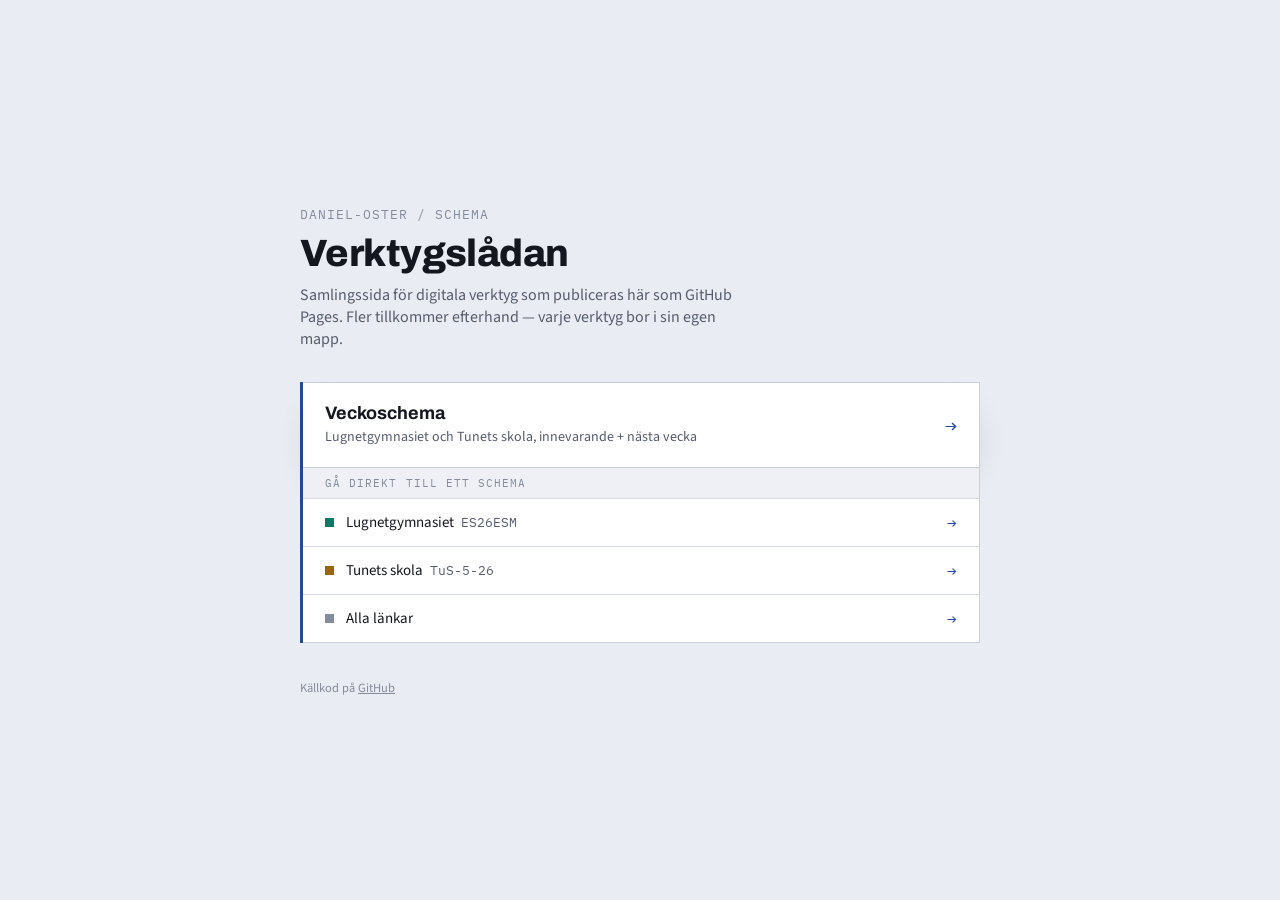
<file: index.html>
<!doctype html>
<html lang="sv">
<head>
<meta charset="utf-8">
<meta name="viewport" content="width=device-width, initial-scale=1, viewport-fit=cover">
<title>Verktygslådan</title>
<meta name="description" content="Samlingssida för familjens digitala verktyg, publicerade som GitHub Pages.">
<link rel="preconnect" href="https://fonts.googleapis.com">
<link rel="preconnect" href="https://fonts.gstatic.com" crossorigin>
<link href="https://fonts.googleapis.com/css2?family=Archivo:wght@600;700;800&family=Source+Sans+3:wght@400;500;600;700&family=IBM+Plex+Mono:wght@400;500;600&display=swap" rel="stylesheet">
<link rel="icon" href="data:image/svg+xml,<svg xmlns=%22http://www.w3.org/2000/svg%22 viewBox=%220 0 100 100%22><text y=%22.9em%22 font-size=%2290%22>🧰</text></svg>">
<style>
  :root {
    --bg: #e9ecf2;
    --surface: #ffffff;
    --surface-2: #eef0f5;
    --border: #c9cfdb;
    --rule: #d5dae5;
    --text: #14171f;
    --text-muted: #555c6c;
    --text-faint: #838b9c;
    --ink: #14171f;
    --accent: #23499e;
    --school-a: #0d7a68;
    --school-b: #9a6410;
    --shadow: 0 1px 0 rgba(20, 23, 31, 0.06), 0 18px 40px -22px rgba(20, 23, 31, 0.45);
    color-scheme: light;
  }
  @media (prefers-color-scheme: dark) {
    :root:not([data-theme="light"]) {
      --bg: #0e1116;
      --surface: #161a21;
      --surface-2: #1c212a;
      --border: #303743;
      --rule: #232935;
      --text: #e7eaf1;
      --text-muted: #98a0b1;
      --text-faint: #6a7284;
      --ink: #e7eaf1;
      --accent: #8aa6ff;
      --school-a: #43cfb4;
      --school-b: #e6ae52;
      --shadow: 0 1px 0 rgba(0, 0, 0, 0.4), 0 22px 46px -24px rgba(0, 0, 0, 0.85);
      color-scheme: dark;
    }
  }
  :root[data-theme="dark"] {
      --bg: #0e1116;
    --surface: #161a21;
    --surface-2: #1c212a;
    --border: #303743;
    --rule: #232935;
    --text: #e7eaf1;
    --text-muted: #98a0b1;
    --text-faint: #6a7284;
    --ink: #e7eaf1;
    --accent: #8aa6ff;
    --school-a: #43cfb4;
    --school-b: #e6ae52;
    --shadow: 0 1px 0 rgba(0, 0, 0, 0.4), 0 22px 46px -24px rgba(0, 0, 0, 0.85);
    color-scheme: dark;
  }
  * { box-sizing: border-box; }
  body {
    margin: 0;
    min-height: 100vh;
    display: flex;
    align-items: center;
    background: var(--bg);
    color: var(--text);
    font-family: "Source Sans 3", "Segoe UI", sans-serif;
  }
  main {
    max-width: 720px;
    margin: 0 auto;
    padding: 48px 20px;
    width: 100%;
  }
  .eyebrow {
    font-family: "IBM Plex Mono", monospace;
    font-size: 12.5px;
    letter-spacing: 0.08em;
    text-transform: uppercase;
    color: var(--text-faint);
  }
  h1 {
    font-family: "Archivo", sans-serif;
    font-weight: 800;
    font-size: clamp(28px, 5vw, 38px);
    letter-spacing: -0.015em;
    margin: 8px 0 10px;
    text-wrap: balance;
  }
  p.lead {
    color: var(--text-muted);
    max-width: 55ch;
    margin: 0 0 32px;
  }
  .tools {
    display: grid;
    gap: 22px;
  }
  .tool-card {
    display: flex;
    align-items: center;
    justify-content: space-between;
    gap: 16px;
    text-decoration: none;
    color: var(--text);
    background: var(--surface);
    border: 1px solid var(--border);
    border-left: 0;
    padding: 20px 22px;
    box-shadow: var(--shadow);
  }
  .tool-card__title {
    font-family: "Archivo", sans-serif;
    font-weight: 700;
    font-size: 18px;
  }
  .tool-card__desc {
    color: var(--text-muted);
    font-size: 14px;
    margin-top: 4px;
  }
  .tool-card__arrow {
    font-family: "IBM Plex Mono", monospace;
    color: var(--accent);
    font-size: 20px;
    flex: none;
  }
  /* Direct links to one class, hung off the tool they belong to rather
     than listed as siblings of it — they are ways into Veckoschema, not
     separate tools. */
  .tool {
    border-left: 3px solid var(--accent);
  }
  .tool-links {
    display: grid;
    gap: 1px;
    background: var(--rule);
    border: 1px solid var(--border);
    border-left: 0;
    border-top: 0;
  }
  .tool-links__label {
    grid-column: 1 / -1;
    background: var(--surface-2);
    font-family: "IBM Plex Mono", monospace;
    font-size: 10.5px;
    letter-spacing: 0.1em;
    text-transform: uppercase;
    color: var(--text-faint);
    padding: 8px 22px;
  }
  .tool-link {
    display: flex;
    align-items: center;
    gap: 12px;
    text-decoration: none;
    color: var(--text);
    background: var(--surface);
    padding: 13px 22px;
  }
  .tool-link__dot {
    width: 9px;
    height: 9px;
    flex: none;
  }
  .tool-link__name {
    flex: 1 1 auto;
    min-width: 0;
    font-size: 15px;
  }
  .tool-link__class {
    font-family: "IBM Plex Mono", monospace;
    font-size: 12.5px;
    color: var(--text-muted);
    margin-left: 7px;
  }
  .tool-link__arrow {
    font-family: "IBM Plex Mono", monospace;
    color: var(--accent);
    flex: none;
  }
  .tool-link:hover,
  .tool-link:active {
    background: var(--surface-2);
  }
  footer {
    margin-top: 36px;
    font-size: 12.5px;
    color: var(--text-faint);
  }
  footer a { color: var(--text-faint); }
  :focus-visible { outline: 2px solid var(--accent); outline-offset: 2px; }
</style>
</head>
<body>
<main>
  <span class="eyebrow">daniel-oster / schema</span>
  <h1>Verktygslådan</h1>
  <p class="lead">Samlingssida för digitala verktyg som publiceras här som GitHub Pages. Fler tillkommer efterhand — varje verktyg bor i sin egen mapp.</p>

  <div class="tools">
    <div class="tool">
      <a class="tool-card" href="schedule/">
        <div>
          <div class="tool-card__title">Veckoschema</div>
          <div class="tool-card__desc">Lugnetgymnasiet och Tunets skola, innevarande + nästa vecka</div>
        </div>
        <span class="tool-card__arrow">→</span>
      </a>
      <div class="tool-links">
        <span class="tool-links__label">Gå direkt till ett schema</span>
        <a class="tool-link" href="schedule/lugnetgymnasiet-es26esm.html">
          <span class="tool-link__dot" style="background: var(--school-a)"></span>
          <span class="tool-link__name">Lugnetgymnasiet<span class="tool-link__class">ES26ESM</span></span>
          <span class="tool-link__arrow">→</span>
        </a>
        <a class="tool-link" href="schedule/tunets-skola-tus-5-26.html">
          <span class="tool-link__dot" style="background: var(--school-b)"></span>
          <span class="tool-link__name">Tunets skola<span class="tool-link__class">TuS-5-26</span></span>
          <span class="tool-link__arrow">→</span>
        </a>
        <a class="tool-link" href="schedule/links.html">
          <span class="tool-link__dot" style="background: var(--text-faint)"></span>
          <span class="tool-link__name">Alla länkar</span>
          <span class="tool-link__arrow">→</span>
        </a>
      </div>
    </div>
  </div>

  <footer>Källkod på <a href="https://github.com/daniel-oster/schema" target="_blank" rel="noopener">GitHub</a></footer>
</main>
</body>
</html>
</file>
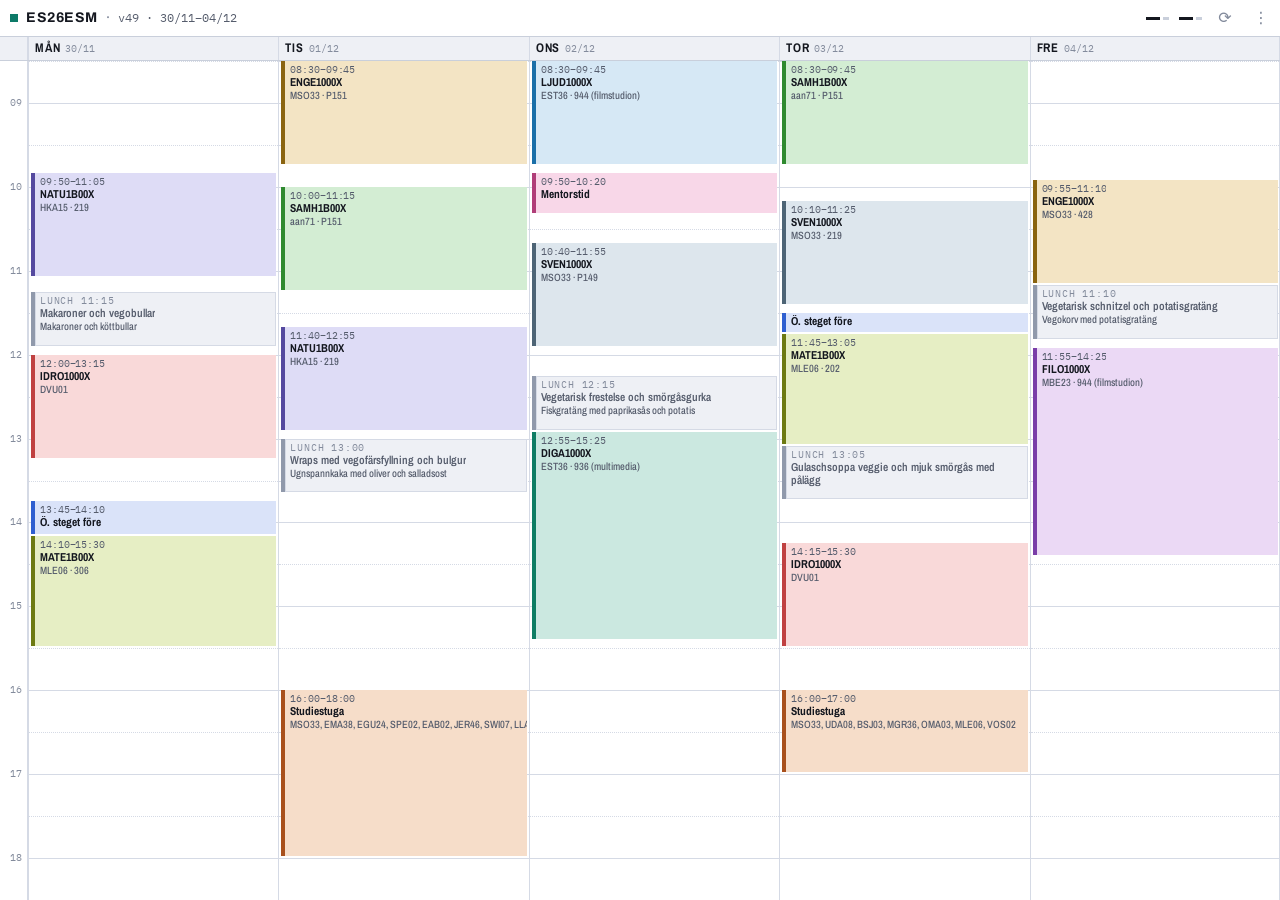
<file: schedule/index.html>
<!doctype html>
<html lang="sv">
<head>
<meta charset="utf-8">
<script>
  try {
    var t = localStorage.getItem("schema-theme");
    if (t === "dark" || t === "light") document.documentElement.setAttribute("data-theme", t);
  } catch (e) {}
</script>
<meta name="viewport" content="width=device-width, initial-scale=1, viewport-fit=cover, user-scalable=no">
<title>Veckoschema</title>
<meta name="description" content="Svep mellan Lugnetgymnasiet och Tunets skolas scheman, och mellan innevarande och nästa vecka.">
<link rel="preconnect" href="https://fonts.googleapis.com">
<link rel="preconnect" href="https://fonts.gstatic.com" crossorigin>
<link href="https://fonts.googleapis.com/css2?family=Archivo:wght@600;700&family=Archivo+Narrow:wght@500;600;700&family=Source+Sans+3:wght@400;500;600&family=IBM+Plex+Mono:wght@400;500&display=swap" rel="stylesheet">
<!-- Launched from the home screen this runs standalone: no URL bar, no tab
     bar, the grid gets the whole screen. In a normal tab it changes nothing. -->
<meta name="apple-mobile-web-app-capable" content="yes">
<meta name="mobile-web-app-capable" content="yes">
<meta name="apple-mobile-web-app-title" content="Schema">
<meta name="apple-mobile-web-app-status-bar-style" content="default">
<meta name="theme-color" content="#e9ecf2" media="(prefers-color-scheme: light)">
<meta name="theme-color" content="#0e1116" media="(prefers-color-scheme: dark)">
<link rel="manifest" href="manifest.webmanifest">
<link rel="apple-touch-icon" href="assets/icon-180.png">
<link rel="stylesheet" href="assets/style.css">
<link rel="icon" href="data:image/svg+xml,<svg xmlns=%22http://www.w3.org/2000/svg%22 viewBox=%220 0 100 100%22><text y=%22.9em%22 font-size=%2290%22>🗓️</text></svg>">
</head>
<body>
<div id="stage" class="stage" tabindex="0">
  <div class="chrome">
    <div class="chrome__main">
      <span class="chrome__dot" id="chrome-dot"></span>
      <span class="chrome__class" id="chrome-class">…</span>
      <span class="chrome__sep">·</span>
      <span class="chrome__period" id="chrome-period">…</span>
    </div>
    <div class="chrome__dots">
      <span class="dotrow" id="dots-class"></span>
      <span class="dotrow" id="dots-week"></span>
    </div>
    <button class="chrome__btn" id="chrome-refresh" type="button" aria-label="Hämta om från servern" title="Hämta om från servern">⟳</button>
    <div class="chrome__menu">
      <button class="chrome__btn" id="chrome-menu-btn" type="button" aria-haspopup="true" aria-expanded="false" aria-label="Meny">⋮</button>
      <div class="menu-panel" id="chrome-menu-panel" role="menu" hidden>
        <a class="menu-panel__item" id="menu-item-home" href="../index.html" role="menuitem">Startsida</a>
        <button class="menu-panel__item" id="menu-item-theme" type="button" role="menuitem">Mörkt läge</button>
        <button class="menu-panel__item" id="menu-item-print" type="button" role="menuitem">Skriv ut vecka</button>
      </div>
    </div>
  </div>
  <div class="stage-inner" id="stage-inner">
    <p class="load-state">Läser in schema…</p>
  </div>
</div>
<div id="print-root" class="print-root" aria-hidden="true"></div>

<script src="assets/app.js"></script>
<script>initApp({});</script>
</body>
</html>
</file>
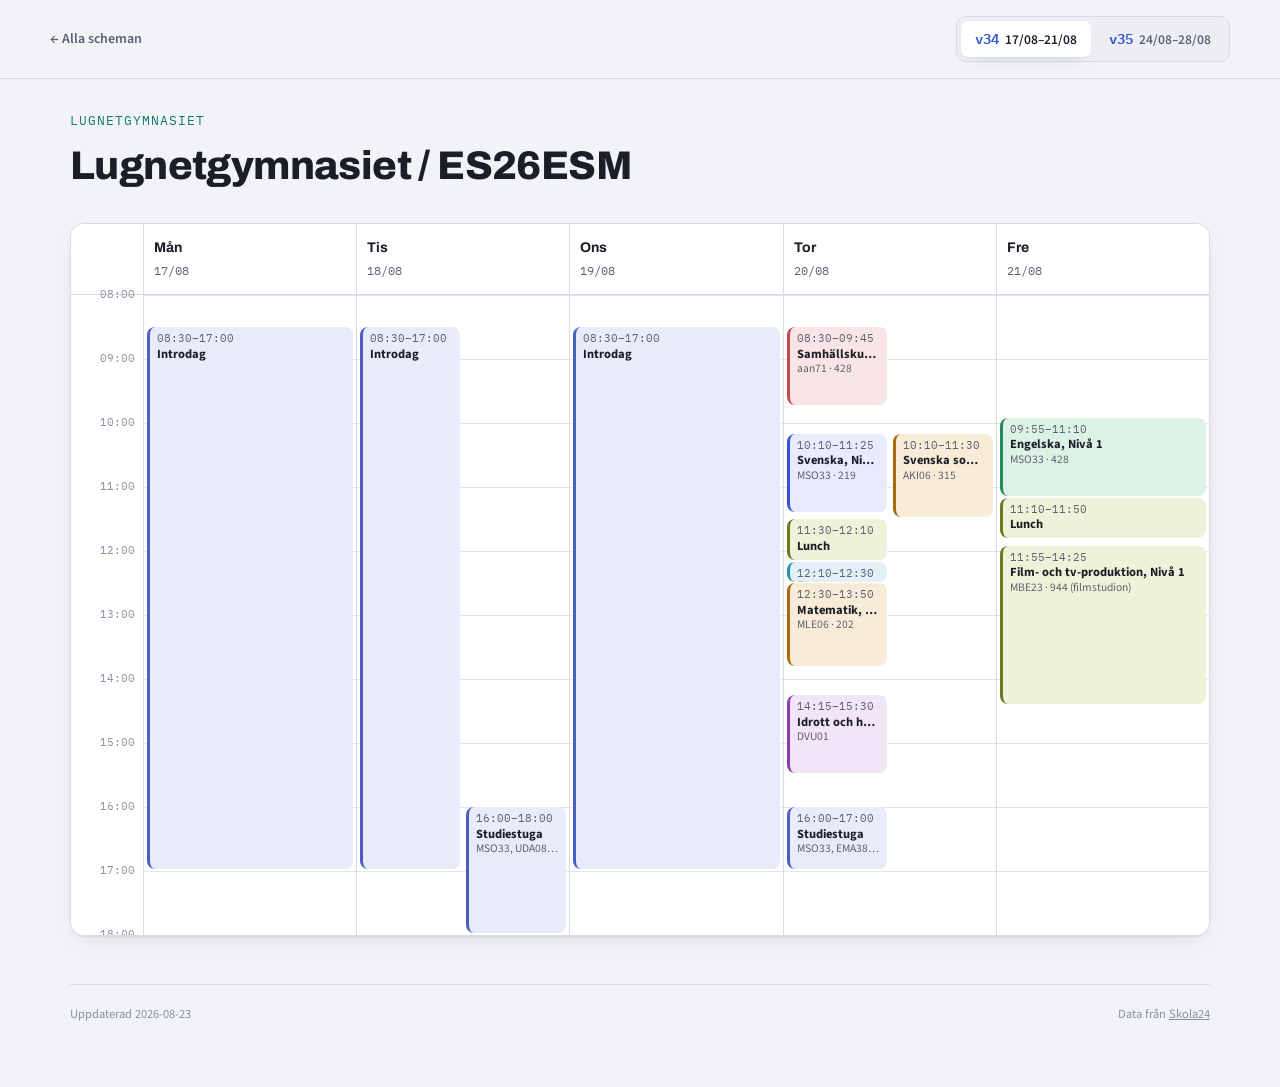
<file: lugnetgymnasiet-es26esm.html>
<!doctype html>
<html lang="sv">
<head>
<meta charset="utf-8">
<meta name="viewport" content="width=device-width, initial-scale=1">
<title>Lugnetgymnasiet ES26ESM — Veckoschema</title>
<meta name="description" content="Skolschema för Lugnetgymnasiet, klass ES26ESM, innevarande och nästa vecka.">
<link rel="preconnect" href="https://fonts.googleapis.com">
<link rel="preconnect" href="https://fonts.gstatic.com" crossorigin>
<link href="https://fonts.googleapis.com/css2?family=Archivo:wght@600;700;800&family=Source+Sans+3:wght@400;500;600;700&family=IBM+Plex+Mono:wght@400;500;600&display=swap" rel="stylesheet">
<link rel="stylesheet" href="assets/style.css">
<link rel="icon" href="data:image/svg+xml,<svg xmlns=%22http://www.w3.org/2000/svg%22 viewBox=%220 0 100 100%22><text y=%22.9em%22 font-size=%2290%22>🗓️</text></svg>">
</head>
<body>
<header class="site-header">
  <div class="site-header__inner">
    <a class="back-link" href="index.html">← Alla scheman</a>
    <div id="week-switcher-slot"></div>
  </div>
</header>

<main class="page">
  <div class="hero">
    <span class="hero__eyebrow" style="color:var(--school-a)">Lugnetgymnasiet</span>
    <h1 id="class-title">ES26ESM</h1>
  </div>

  <div id="app">
    <p class="load-state">Läser in schema…</p>
  </div>

  <footer class="site-footer">
    <span id="updated-note"></span>
    <span>Data från <a href="https://web.skola24.se" target="_blank" rel="noopener">Skola24</a></span>
  </footer>
</main>

<script src="assets/app.js"></script>
<script>initClassPage("lugnetgymnasiet-es26esm");</script>
</body>
</html>
</file>
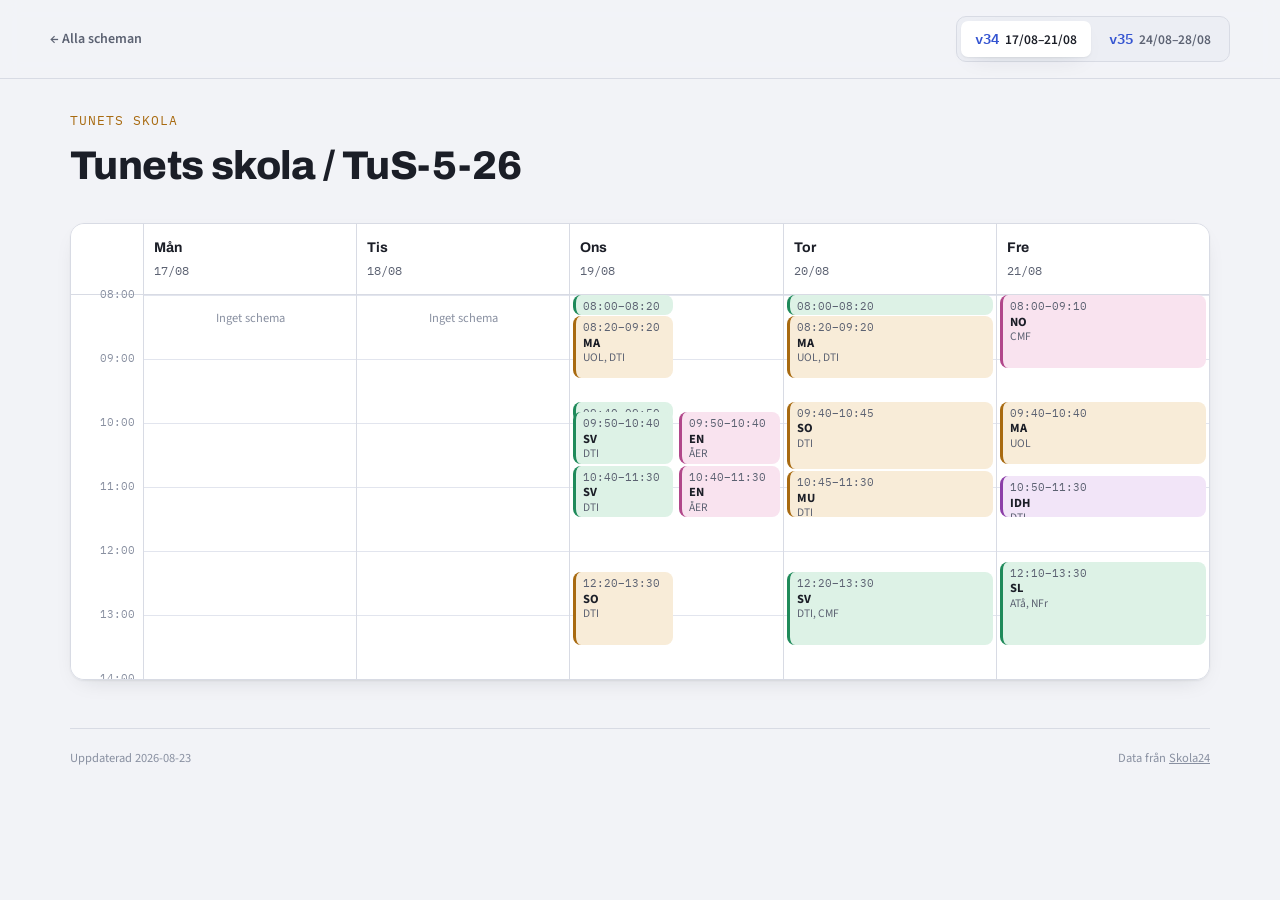
<file: tunets-skola-tus-5-26.html>
<!doctype html>
<html lang="sv">
<head>
<meta charset="utf-8">
<meta name="viewport" content="width=device-width, initial-scale=1">
<title>Tunets skola TuS-5-26 — Veckoschema</title>
<meta name="description" content="Skolschema för Tunets skola, klass TuS-5-26, innevarande och nästa vecka.">
<link rel="preconnect" href="https://fonts.googleapis.com">
<link rel="preconnect" href="https://fonts.gstatic.com" crossorigin>
<link href="https://fonts.googleapis.com/css2?family=Archivo:wght@600;700;800&family=Source+Sans+3:wght@400;500;600;700&family=IBM+Plex+Mono:wght@400;500;600&display=swap" rel="stylesheet">
<link rel="stylesheet" href="assets/style.css">
<link rel="icon" href="data:image/svg+xml,<svg xmlns=%22http://www.w3.org/2000/svg%22 viewBox=%220 0 100 100%22><text y=%22.9em%22 font-size=%2290%22>🗓️</text></svg>">
</head>
<body>
<header class="site-header">
  <div class="site-header__inner">
    <a class="back-link" href="index.html">← Alla scheman</a>
    <div id="week-switcher-slot"></div>
  </div>
</header>

<main class="page">
  <div class="hero">
    <span class="hero__eyebrow" style="color:var(--school-b)">Tunets skola</span>
    <h1 id="class-title">TuS-5-26</h1>
  </div>

  <div id="app">
    <p class="load-state">Läser in schema…</p>
  </div>

  <footer class="site-footer">
    <span id="updated-note"></span>
    <span>Data från <a href="https://web.skola24.se" target="_blank" rel="noopener">Skola24</a></span>
  </footer>
</main>

<script src="assets/app.js"></script>
<script>initClassPage("tunets-skola-tus-5-26");</script>
</body>
</html>
</file>
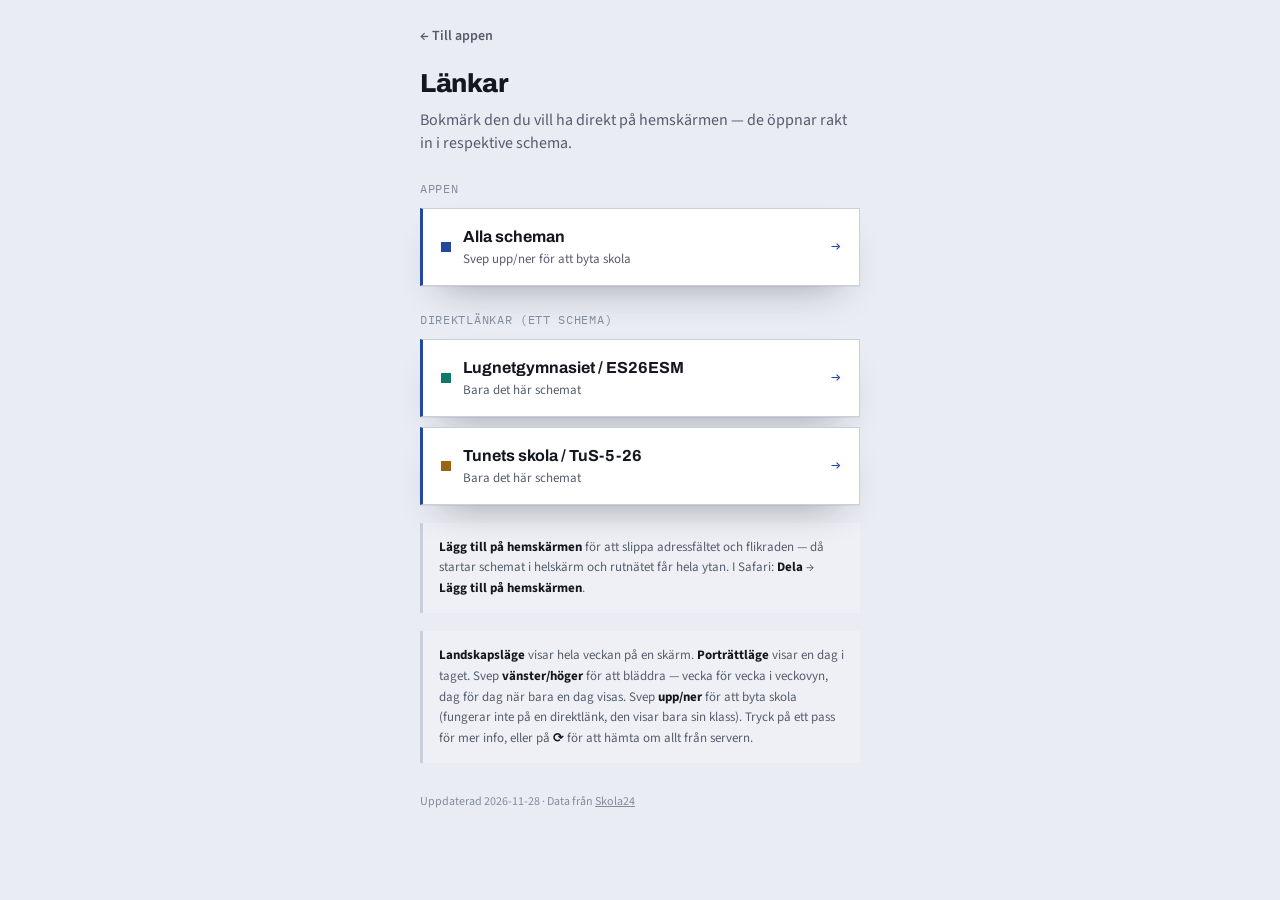
<file: schedule/links.html>
<!doctype html>
<html lang="sv">
<head>
<meta charset="utf-8">
<script>
  try {
    var t = localStorage.getItem("schema-theme");
    if (t === "dark" || t === "light") document.documentElement.setAttribute("data-theme", t);
  } catch (e) {}
</script>
<meta name="viewport" content="width=device-width, initial-scale=1, viewport-fit=cover">
<title>Länkar — Veckoschema</title>
<meta name="description" content="Direktlänkar till veckoschemat: appen, eller ett enskilt schema.">
<link rel="preconnect" href="https://fonts.googleapis.com">
<link rel="preconnect" href="https://fonts.gstatic.com" crossorigin>
<link href="https://fonts.googleapis.com/css2?family=Archivo:wght@600;700;800&family=Source+Sans+3:wght@400;500;600;700&family=IBM+Plex+Mono:wght@400;500;600&display=swap" rel="stylesheet">
<!-- Launched from the home screen this runs standalone: no URL bar, no tab
     bar, the grid gets the whole screen. In a normal tab it changes nothing. -->
<meta name="apple-mobile-web-app-capable" content="yes">
<meta name="mobile-web-app-capable" content="yes">
<meta name="apple-mobile-web-app-title" content="Schema">
<meta name="apple-mobile-web-app-status-bar-style" content="default">
<meta name="theme-color" content="#e9ecf2" media="(prefers-color-scheme: light)">
<meta name="theme-color" content="#0e1116" media="(prefers-color-scheme: dark)">
<link rel="manifest" href="manifest.webmanifest">
<link rel="apple-touch-icon" href="assets/icon-180.png">
<link rel="stylesheet" href="assets/style.css">
<link rel="icon" href="data:image/svg+xml,<svg xmlns=%22http://www.w3.org/2000/svg%22 viewBox=%220 0 100 100%22><text y=%22.9em%22 font-size=%2290%22>🗓️</text></svg>">
<style>
  html, body { height: auto; overflow: auto; overscroll-behavior: auto; }
  .page {
    max-width: 480px;
    margin: 0 auto;
    padding: max(24px, env(safe-area-inset-top)) 20px calc(24px + env(safe-area-inset-bottom));
  }
  .back-link {
    display: inline-flex;
    align-items: center;
    gap: 6px;
    text-decoration: none;
    color: var(--text-muted);
    font-weight: 600;
    font-size: 14px;
  }
  h1 {
    font-family: var(--font-display);
    font-weight: 800;
    font-size: 26px;
    letter-spacing: -0.01em;
    margin: 18px 0 6px;
  }
  .lead {
    color: var(--text-muted);
    margin-bottom: 26px;
  }
  .group-label {
    font-family: var(--font-mono);
    font-size: 11.5px;
    letter-spacing: 0.06em;
    text-transform: uppercase;
    color: var(--text-faint);
    margin: 26px 0 10px;
  }
  .link-list {
    display: grid;
    gap: 10px;
  }
  .link-card {
    display: flex;
    align-items: center;
    gap: 12px;
    text-decoration: none;
    color: var(--text);
    background: var(--surface);
    border: 1px solid var(--border);
    border-left: 3px solid var(--accent);
    padding: 16px 18px;
    box-shadow: var(--shadow);
  }
  .link-card__dot {
    width: 10px;
    height: 10px;
    flex: none;
  }
  .link-card__body {
    display: flex;
    flex-direction: column;
    flex: 1 1 auto;
    min-width: 0;
  }
  .link-card__title {
    font-family: var(--font-display);
    font-weight: 700;
    font-size: 16px;
  }
  .link-card__desc {
    color: var(--text-muted);
    font-size: 13px;
    margin-top: 2px;
  }
  .link-card__arrow {
    font-family: var(--font-mono);
    color: var(--accent);
    flex: none;
  }
  .tip {
    margin-top: 18px;
    padding: 14px 16px;
    background: var(--surface-2);
    border-left: 3px solid var(--border);
    font-size: 13px;
    color: var(--text-muted);
    line-height: 1.6;
  }
  .tip b { color: var(--text); }
  footer {
    margin-top: 30px;
    font-size: 12px;
    color: var(--text-faint);
  }
  footer a { color: var(--text-faint); }
</style>
</head>
<body>
<main class="page">
  <a class="back-link" href="index.html">← Till appen</a>
  <h1>Länkar</h1>
  <p class="lead">Bokmärk den du vill ha direkt på hemskärmen — de öppnar rakt in i respektive schema.</p>

  <div class="group-label">Appen</div>
  <div class="link-list">
    <a class="link-card" href="index.html">
      <span class="link-card__dot" style="background:var(--accent)"></span>
      <span class="link-card__body">
        <span class="link-card__title">Alla scheman</span>
        <span class="link-card__desc">Svep upp/ner för att byta skola</span>
      </span>
      <span class="link-card__arrow">→</span>
    </a>
  </div>

  <div class="group-label">Direktlänkar (ett schema)</div>
  <div class="link-list">
    <a class="link-card" href="lugnetgymnasiet-es26esm.html">
      <span class="link-card__dot" style="background:var(--school-a)"></span>
      <span class="link-card__body">
        <span class="link-card__title">Lugnetgymnasiet / ES26ESM</span>
        <span class="link-card__desc">Bara det här schemat</span>
      </span>
      <span class="link-card__arrow">→</span>
    </a>
    <a class="link-card" href="tunets-skola-tus-5-26.html">
      <span class="link-card__dot" style="background:var(--school-b)"></span>
      <span class="link-card__body">
        <span class="link-card__title">Tunets skola / TuS-5-26</span>
        <span class="link-card__desc">Bara det här schemat</span>
      </span>
      <span class="link-card__arrow">→</span>
    </a>
  </div>

  <div class="tip">
    <b>Lägg till på hemskärmen</b> för att slippa adressfältet och flikraden —
    då startar schemat i helskärm och rutnätet får hela ytan.
    I Safari: <b>Dela</b> → <b>Lägg till på hemskärmen</b>.
  </div>

  <div class="tip">
    <b>Landskapsläge</b> visar hela veckan på en skärm.
    <b>Porträttläge</b> visar en dag i taget.
    Svep <b>vänster/höger</b> för att bläddra — vecka för vecka i veckovyn,
    dag för dag när bara en dag visas. Svep <b>upp/ner</b> för att byta skola
    (fungerar inte på en direktlänk, den visar bara sin klass).
    Tryck på ett pass för mer info, eller på <b>⟳</b> för att hämta om allt
    från servern.
  </div>

  <footer>
    <span id="updated-note"></span>
    <span> · Data från <a href="https://web.skola24.se" target="_blank" rel="noopener">Skola24</a></span>
  </footer>
</main>

<script>
  fetch(new URL("data/schedule.json", document.baseURI), { cache: "no-cache" })
    .then((r) => (r.ok ? r.json() : null))
    .then((data) => {
      if (data && data.generated_at) {
        document.getElementById("updated-note").textContent = `Uppdaterad ${data.generated_at}`;
      }
    })
    .catch(() => {});
</script>
</body>
</html>
</file>
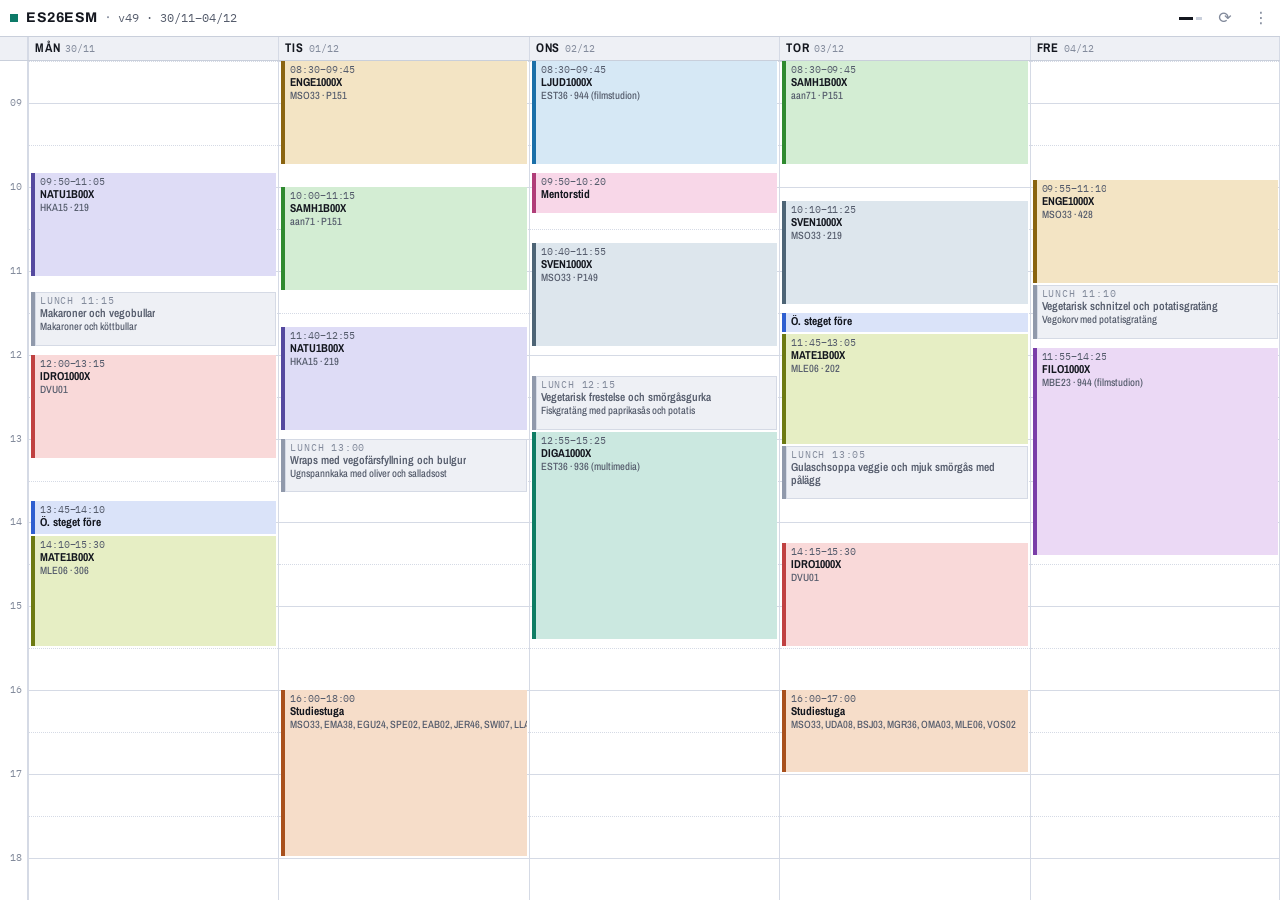
<file: schedule/lugnetgymnasiet-es26esm.html>
<!doctype html>
<html lang="sv">
<head>
<meta charset="utf-8">
<script>
  try {
    var t = localStorage.getItem("schema-theme");
    if (t === "dark" || t === "light") document.documentElement.setAttribute("data-theme", t);
  } catch (e) {}
</script>
<meta name="viewport" content="width=device-width, initial-scale=1, viewport-fit=cover, user-scalable=no">
<title>Lugnetgymnasiet ES26ESM — Veckoschema</title>
<meta name="description" content="Skolschema för Lugnetgymnasiet, klass ES26ESM, innevarande och nästa vecka.">
<link rel="preconnect" href="https://fonts.googleapis.com">
<link rel="preconnect" href="https://fonts.gstatic.com" crossorigin>
<link href="https://fonts.googleapis.com/css2?family=Archivo:wght@600;700&family=Archivo+Narrow:wght@500;600;700&family=Source+Sans+3:wght@400;500;600&family=IBM+Plex+Mono:wght@400;500&display=swap" rel="stylesheet">
<!-- Launched from the home screen this runs standalone: no URL bar, no tab
     bar, the grid gets the whole screen. In a normal tab it changes nothing. -->
<meta name="apple-mobile-web-app-capable" content="yes">
<meta name="mobile-web-app-capable" content="yes">
<meta name="apple-mobile-web-app-title" content="Schema">
<meta name="apple-mobile-web-app-status-bar-style" content="default">
<meta name="theme-color" content="#e9ecf2" media="(prefers-color-scheme: light)">
<meta name="theme-color" content="#0e1116" media="(prefers-color-scheme: dark)">
<link rel="manifest" href="manifest.webmanifest">
<link rel="apple-touch-icon" href="assets/icon-180.png">
<link rel="stylesheet" href="assets/style.css">
<link rel="icon" href="data:image/svg+xml,<svg xmlns=%22http://www.w3.org/2000/svg%22 viewBox=%220 0 100 100%22><text y=%22.9em%22 font-size=%2290%22>🗓️</text></svg>">
</head>
<body>
<div id="stage" class="stage" tabindex="0">
  <div class="chrome">
    <div class="chrome__main">
      <span class="chrome__dot" id="chrome-dot"></span>
      <span class="chrome__class" id="chrome-class">…</span>
      <span class="chrome__sep">·</span>
      <span class="chrome__period" id="chrome-period">…</span>
    </div>
    <div class="chrome__dots">
      <span class="dotrow" id="dots-class"></span>
      <span class="dotrow" id="dots-week"></span>
    </div>
    <button class="chrome__btn" id="chrome-refresh" type="button" aria-label="Hämta om från servern" title="Hämta om från servern">⟳</button>
    <div class="chrome__menu">
      <button class="chrome__btn" id="chrome-menu-btn" type="button" aria-haspopup="true" aria-expanded="false" aria-label="Meny">⋮</button>
      <div class="menu-panel" id="chrome-menu-panel" role="menu" hidden>
        <a class="menu-panel__item" id="menu-item-home" href="index.html" role="menuitem">Startsida</a>
        <button class="menu-panel__item" id="menu-item-theme" type="button" role="menuitem">Mörkt läge</button>
        <button class="menu-panel__item" id="menu-item-print" type="button" role="menuitem">Skriv ut vecka</button>
      </div>
    </div>
  </div>
  <div class="stage-inner" id="stage-inner">
    <p class="load-state">Läser in schema…</p>
  </div>
</div>
<div id="print-root" class="print-root" aria-hidden="true"></div>

<script src="assets/app.js"></script>
<script>initApp({ lockedSlug: "lugnetgymnasiet-es26esm" });</script>
</body>
</html>
</file>
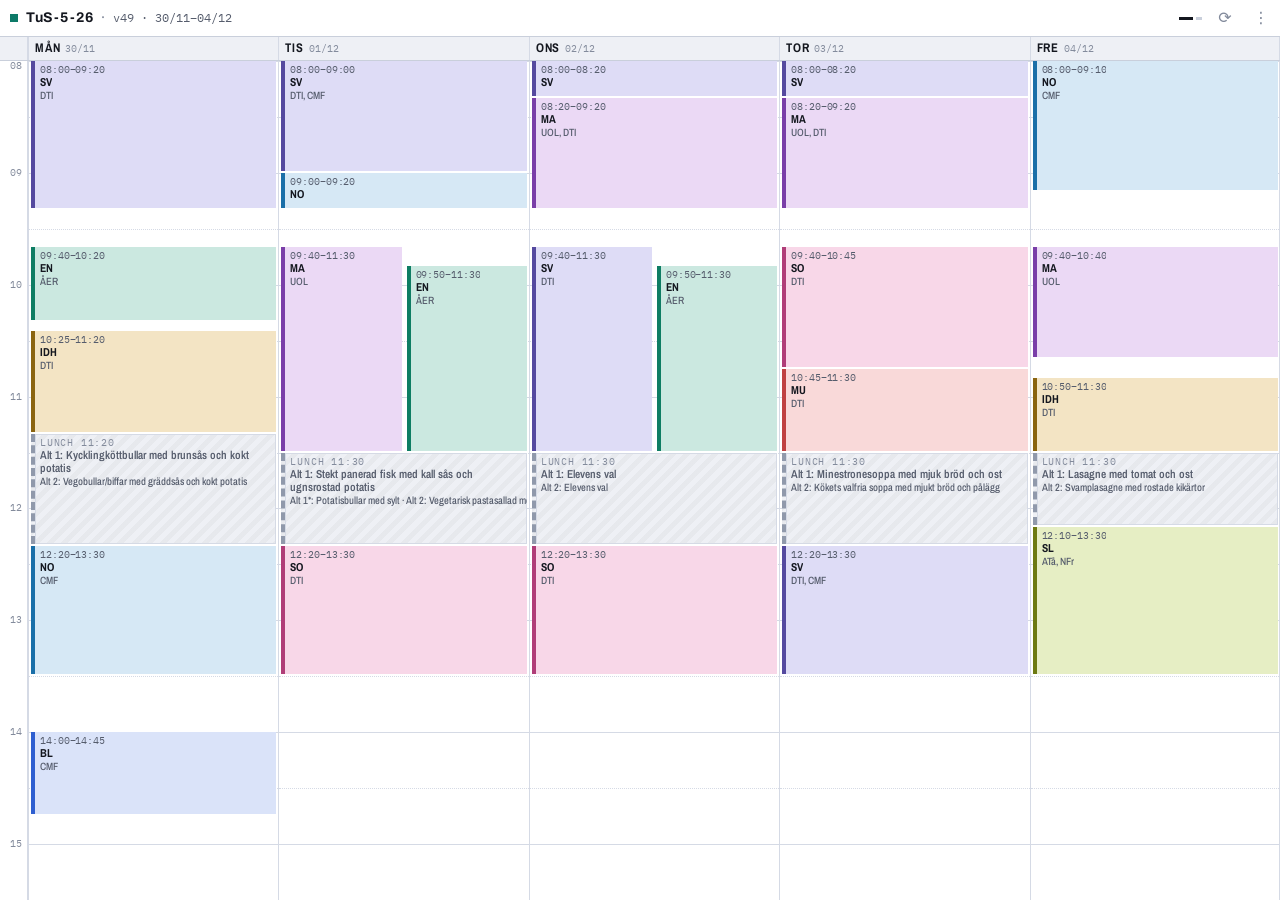
<file: schedule/tunets-skola-tus-5-26.html>
<!doctype html>
<html lang="sv">
<head>
<meta charset="utf-8">
<script>
  try {
    var t = localStorage.getItem("schema-theme");
    if (t === "dark" || t === "light") document.documentElement.setAttribute("data-theme", t);
  } catch (e) {}
</script>
<meta name="viewport" content="width=device-width, initial-scale=1, viewport-fit=cover, user-scalable=no">
<title>Tunets skola TuS-5-26 — Veckoschema</title>
<meta name="description" content="Skolschema för Tunets skola, klass TuS-5-26, innevarande och nästa vecka.">
<link rel="preconnect" href="https://fonts.googleapis.com">
<link rel="preconnect" href="https://fonts.gstatic.com" crossorigin>
<link href="https://fonts.googleapis.com/css2?family=Archivo:wght@600;700&family=Archivo+Narrow:wght@500;600;700&family=Source+Sans+3:wght@400;500;600&family=IBM+Plex+Mono:wght@400;500&display=swap" rel="stylesheet">
<!-- Launched from the home screen this runs standalone: no URL bar, no tab
     bar, the grid gets the whole screen. In a normal tab it changes nothing. -->
<meta name="apple-mobile-web-app-capable" content="yes">
<meta name="mobile-web-app-capable" content="yes">
<meta name="apple-mobile-web-app-title" content="Schema">
<meta name="apple-mobile-web-app-status-bar-style" content="default">
<meta name="theme-color" content="#e9ecf2" media="(prefers-color-scheme: light)">
<meta name="theme-color" content="#0e1116" media="(prefers-color-scheme: dark)">
<link rel="manifest" href="manifest.webmanifest">
<link rel="apple-touch-icon" href="assets/icon-180.png">
<link rel="stylesheet" href="assets/style.css">
<link rel="icon" href="data:image/svg+xml,<svg xmlns=%22http://www.w3.org/2000/svg%22 viewBox=%220 0 100 100%22><text y=%22.9em%22 font-size=%2290%22>🗓️</text></svg>">
</head>
<body>
<div id="stage" class="stage" tabindex="0">
  <div class="chrome">
    <div class="chrome__main">
      <span class="chrome__dot" id="chrome-dot"></span>
      <span class="chrome__class" id="chrome-class">…</span>
      <span class="chrome__sep">·</span>
      <span class="chrome__period" id="chrome-period">…</span>
    </div>
    <div class="chrome__dots">
      <span class="dotrow" id="dots-class"></span>
      <span class="dotrow" id="dots-week"></span>
    </div>
    <button class="chrome__btn" id="chrome-refresh" type="button" aria-label="Hämta om från servern" title="Hämta om från servern">⟳</button>
    <div class="chrome__menu">
      <button class="chrome__btn" id="chrome-menu-btn" type="button" aria-haspopup="true" aria-expanded="false" aria-label="Meny">⋮</button>
      <div class="menu-panel" id="chrome-menu-panel" role="menu" hidden>
        <a class="menu-panel__item" id="menu-item-home" href="index.html" role="menuitem">Startsida</a>
        <button class="menu-panel__item" id="menu-item-theme" type="button" role="menuitem">Mörkt läge</button>
        <button class="menu-panel__item" id="menu-item-print" type="button" role="menuitem">Skriv ut vecka</button>
      </div>
    </div>
  </div>
  <div class="stage-inner" id="stage-inner">
    <p class="load-state">Läser in schema…</p>
  </div>
</div>
<div id="print-root" class="print-root" aria-hidden="true"></div>

<script src="assets/app.js"></script>
<script>initApp({ lockedSlug: "tunets-skola-tus-5-26" });</script>
</body>
</html>
</file>
<file: schedule/assets/style.css>
/* ---------------------------------------------------------------------
   Veckoschema — design tokens

   Direction: a departure board. Square corners throughout, a mono hour
   rail, hairline day columns, and lessons as solid slabs with a signal
   bar down the left edge. Colour identifies the subject; "now" and
   "today" are marked in plain ink so they can never be mistaken for one
   of the twelve subject hues.

   Light palette lives on bare :root. Dark redefines tokens twice: once
   for the OS-level preference (guarded so an explicit light choice
   wins), once for an explicit [data-theme="dark"] toggle.
------------------------------------------------------------------------ */

:root {
  --bg: #e9ecf2;
  --surface: #ffffff;
  --surface-2: #eef0f5;
  --surface-3: #e0e4ec;
  --border: #c9cfdb;
  --rule: #d5dae5;
  --text: #14171f;
  --text-muted: #555c6c;
  --text-faint: #838b9c;

  /* Ink carries "today" and "now". Deliberately hueless so it never
     competes with a subject colour. */
  --ink: #14171f;
  --ink-wash: rgba(20, 23, 31, 0.035);
  --now-rule: rgba(20, 23, 31, 0.26);
  --now-mark: rgba(20, 23, 31, 0.7);

  --accent: #23499e;
  --accent-strong: #16326f;

  --school-a: #0d7a68;
  --school-b: #9a6410;

  --lunch-line: #9099ab;
  --lunch-tint: #eef0f5;

  --shadow: 0 1px 0 rgba(20, 23, 31, 0.06), 0 18px 40px -22px rgba(20, 23, 31, 0.45);

  --cat-0: #2f5fd0;
  --cat-1: #0e7d63;
  --cat-2: #8a6410;
  --cat-3: #7a3ea8;
  --cat-4: #c04141;
  --cat-5: #1a6fa8;
  --cat-6: #6d7a12;
  --cat-7: #b03d78;
  --cat-8: #55499f;
  --cat-9: #2f8a2f;
  --cat-10: #a8501c;
  --cat-11: #4d6475;

  --cat-0-tint: #dae3f9;
  --cat-1-tint: #cbe8e0;
  --cat-2-tint: #f3e4c4;
  --cat-3-tint: #ebd9f5;
  --cat-4-tint: #f9d9d9;
  --cat-5-tint: #d6e8f5;
  --cat-6-tint: #e6eec4;
  --cat-7-tint: #f8d7e8;
  --cat-8-tint: #dedcf6;
  --cat-9-tint: #d3edd3;
  --cat-10-tint: #f6ddc9;
  --cat-11-tint: #dde6ed;

  --font-display: "Archivo", "Helvetica Neue", Arial, sans-serif;
  --font-narrow: "Archivo Narrow", "Archivo", "Arial Narrow", Arial, sans-serif;
  --font-body: "Source Sans 3", "Segoe UI", system-ui, sans-serif;
  --font-mono: "IBM Plex Mono", "SFMono-Regular", Consolas, monospace;

  color-scheme: light;
}

@media (prefers-color-scheme: dark) {
  :root:not([data-theme="light"]) {
    --bg: #0e1116;
    --surface: #161a21;
    --surface-2: #1c212a;
    --surface-3: #262c37;
    --border: #303743;
    --rule: #232935;
    --text: #e7eaf1;
    --text-muted: #98a0b1;
    --text-faint: #6a7284;

    --ink: #e7eaf1;
    --ink-wash: rgba(231, 234, 241, 0.045);
    --now-rule: rgba(231, 234, 241, 0.28);
    --now-mark: rgba(231, 234, 241, 0.72);

    --accent: #8aa6ff;
    --accent-strong: #b3c4ff;

    --school-a: #43cfb4;
    --school-b: #e6ae52;

    --lunch-line: #6a7284;
    --lunch-tint: #1c212a;

    --shadow: 0 1px 0 rgba(0, 0, 0, 0.4), 0 22px 46px -24px rgba(0, 0, 0, 0.85);

    --cat-0: #7e9bff;
    --cat-1: #3fcdb2;
    --cat-2: #e3ac4f;
    --cat-3: #c58ce2;
    --cat-4: #e58585;
    --cat-5: #5fb0e0;
    --cat-6: #b0c552;
    --cat-7: #e28fbd;
    --cat-8: #a79bff;
    --cat-9: #63cc63;
    --cat-10: #e39a66;
    --cat-11: #93aec2;

    --cat-0-tint: #1c2440;
    --cat-1-tint: #0f2e2a;
    --cat-2-tint: #33260f;
    --cat-3-tint: #2c1b34;
    --cat-4-tint: #331c1c;
    --cat-5-tint: #132734;
    --cat-6-tint: #262c10;
    --cat-7-tint: #321b29;
    --cat-8-tint: #221f40;
    --cat-9-tint: #12300f;
    --cat-10-tint: #332114;
    --cat-11-tint: #1d2731;

    color-scheme: dark;
  }
}

:root[data-theme="dark"] {
  --bg: #0e1116;
  --surface: #161a21;
  --surface-2: #1c212a;
  --surface-3: #262c37;
  --border: #303743;
  --rule: #232935;
  --text: #e7eaf1;
  --text-muted: #98a0b1;
  --text-faint: #6a7284;

  --ink: #e7eaf1;
  --ink-wash: rgba(231, 234, 241, 0.045);
  --now-rule: rgba(231, 234, 241, 0.28);
  --now-mark: rgba(231, 234, 241, 0.72);

  --accent: #8aa6ff;
  --accent-strong: #b3c4ff;

  --school-a: #43cfb4;
  --school-b: #e6ae52;

  --lunch-line: #6a7284;
  --lunch-tint: #1c212a;

  --shadow: 0 1px 0 rgba(0, 0, 0, 0.4), 0 22px 46px -24px rgba(0, 0, 0, 0.85);

  --cat-0: #7e9bff;
  --cat-1: #3fcdb2;
  --cat-2: #e3ac4f;
  --cat-3: #c58ce2;
  --cat-4: #e58585;
  --cat-5: #5fb0e0;
  --cat-6: #b0c552;
  --cat-7: #e28fbd;
  --cat-8: #a79bff;
  --cat-9: #63cc63;
  --cat-10: #e39a66;
  --cat-11: #93aec2;

  --cat-0-tint: #1c2440;
  --cat-1-tint: #0f2e2a;
  --cat-2-tint: #33260f;
  --cat-3-tint: #2c1b34;
  --cat-4-tint: #331c1c;
  --cat-5-tint: #132734;
  --cat-6-tint: #262c10;
  --cat-7-tint: #321b29;
  --cat-8-tint: #221f40;
  --cat-9-tint: #12300f;
  --cat-10-tint: #332114;
  --cat-11-tint: #1d2731;

  color-scheme: dark;
}

/* ------------------------------ Reset ------------------------------ */

*,
*::before,
*::after {
  box-sizing: border-box;
}

html {
  -webkit-text-size-adjust: 100%;
  height: 100%;
  overscroll-behavior: none;
}

body {
  margin: 0;
  height: 100%;
  overflow: hidden;
  overscroll-behavior: none;
  background: var(--bg);
  color: var(--text);
  font-family: var(--font-body);
  font-size: 16px;
  line-height: 1.45;
  -webkit-font-smoothing: antialiased;
}

h1, h2, h3, h4, p {
  margin: 0;
}

a {
  color: var(--accent);
}

button {
  font: inherit;
  color: inherit;
}

@media (prefers-reduced-motion: reduce) {
  * {
    animation-duration: 0.001ms !important;
    transition-duration: 0.001ms !important;
  }
}

/* ------------------------------ Stage shell ------------------------------ */
/* The whole app is one fixed, full-viewport "stage": a slim chrome bar
   (which school/class, which week or day, position markers) plus a
   stage-inner that the fit-to-screen grid renders into. Nothing here
   scrolls — swipe changes what's showing instead. */

.stage {
  position: fixed;
  inset: 0;
  height: 100vh;
  height: 100dvh;
  width: 100vw;
  width: 100dvw;
  display: flex;
  flex-direction: column;
  background: var(--bg);
  color: var(--text);
  padding: env(safe-area-inset-top) env(safe-area-inset-right) env(safe-area-inset-bottom)
    env(safe-area-inset-left);
  touch-action: none;
  overscroll-behavior: none;
  -webkit-user-select: none;
  user-select: none;
}

.stage.bounce-x {
  animation: bounce-x 0.22s ease;
}

.stage.bounce-y {
  animation: bounce-y 0.22s ease;
}

@keyframes bounce-x {
  0%,
  100% {
    transform: translateX(0);
  }
  50% {
    transform: translateX(-10px);
  }
}

@keyframes bounce-y {
  0%,
  100% {
    transform: translateY(0);
  }
  50% {
    transform: translateY(-10px);
  }
}

.chrome {
  flex: none;
  display: flex;
  align-items: center;
  gap: 10px;
  padding: 5px 6px 5px 10px;
  min-height: 32px;
  background: var(--surface);
  border-bottom: 1px solid var(--border);
}

.chrome__main {
  display: flex;
  align-items: baseline;
  gap: 8px;
  min-width: 0;
  flex: 1 1 auto;
}

.chrome__dot {
  width: 8px;
  height: 8px;
  flex: none;
  align-self: center;
}

.chrome__class {
  font-family: var(--font-display);
  font-weight: 700;
  font-size: 14px;
  letter-spacing: 0.04em;
  white-space: nowrap;
  flex: none;
}

.chrome__sep {
  color: var(--text-faint);
}

.chrome__period {
  font-family: var(--font-mono);
  font-size: 11.5px;
  font-variant-numeric: tabular-nums;
  color: var(--text-muted);
  white-space: nowrap;
  overflow: hidden;
  text-overflow: ellipsis;
  flex: 1 1 auto;
  min-width: 0;
}

.chrome__dots {
  display: flex;
  align-items: center;
  gap: 10px;
  flex: none;
}

.dotrow {
  display: inline-flex;
  gap: 3px;
}

/* Square segments rather than dots — the active one widens into a bar so
   position reads at a glance without colour. */
.dotrow i {
  display: block;
  width: 6px;
  height: 3px;
  background: var(--border);
  font-style: normal;
  transition: width 0.16s ease, background 0.16s ease;
}

.dotrow i.is-active {
  width: 14px;
  background: var(--ink);
}

.chrome__btn {
  /* Without this iOS gives a <button> its native bezel — a grey rounded pill,
     which is both off-design and the one rounded corner in the repo. Every
     other button here resets it; this one was missed. */
  appearance: none;
  -webkit-appearance: none;
  flex: none;
  width: 26px;
  height: 26px;
  display: inline-flex;
  align-items: center;
  justify-content: center;
  padding: 0;
  border: 0;
  background: none;
  color: var(--text-faint);
  text-decoration: none;
  font-size: 16px;
  line-height: 1;
  cursor: pointer;
  touch-action: manipulation;
  -webkit-tap-highlight-color: transparent;
}

.chrome__btn:active {
  background: var(--surface-2);
  color: var(--text);
}

.chrome__btn:disabled {
  cursor: default;
  color: var(--text);
}

.chrome__btn.is-busy {
  animation: spin 0.7s linear infinite;
}

@keyframes spin {
  to {
    transform: rotate(360deg);
  }
}

@media (prefers-reduced-motion: reduce) {
  .chrome__btn.is-busy {
    animation: none;
    opacity: 0.5;
  }
}

.chrome__menu {
  position: relative;
  flex: none;
}

.menu-panel {
  position: absolute;
  top: calc(100% + 6px);
  right: 0;
  min-width: 180px;
  display: flex;
  flex-direction: column;
  background: var(--surface);
  border: 1px solid var(--border);
  box-shadow: var(--shadow);
  z-index: 50;
}

.menu-panel[hidden] {
  display: none;
}

.menu-panel__item {
  appearance: none;
  -webkit-appearance: none;
  display: block;
  width: 100%;
  border: 0;
  background: none;
  color: var(--text);
  font: inherit;
  font-size: 14px;
  text-align: left;
  text-decoration: none;
  padding: 11px 14px;
  cursor: pointer;
  touch-action: manipulation;
  -webkit-tap-highlight-color: transparent;
}

.menu-panel__item + .menu-panel__item {
  border-top: 1px solid var(--rule);
}

.menu-panel__item:active {
  background: var(--surface-2);
}

/* On a phone the bar carries the class, the date, two marker rows, refresh and
   the menu. Rather than let the class name ellipse away — it is the page's
   identity — tighten the type and markers in two steps so all of it still fits
   down to 320px. The first step has to start above 390px: that is the common
   iPhone width, and it was the one size that overflowed. */
@media (max-width: 420px) {
  .chrome {
    gap: 7px;
    padding-left: 8px;
  }

  .chrome__class {
    font-size: 13px;
    letter-spacing: 0.02em;
  }

  .chrome__period {
    font-size: 10.5px;
  }

  .chrome__dots {
    gap: 7px;
  }

  .chrome__btn {
    width: 22px;
    font-size: 15px;
  }

  /* The dot separator costs its own width plus two gaps, and the date beside
     it already reads as a separate field. */
  .chrome__sep {
    display: none;
  }
}

@media (max-width: 340px) {
  .chrome {
    gap: 5px;
    padding-left: 6px;
  }

  .chrome__class {
    font-size: 12px;
  }

  .chrome__period {
    font-size: 9.5px;
  }

  .chrome__dots {
    gap: 5px;
  }

  .dotrow i {
    width: 3px;
    height: 2px;
  }

  .dotrow i.is-active {
    width: 8px;
  }

  .chrome__btn {
    width: 20px;
    font-size: 14px;
  }

  .dotrow {
    gap: 2px;
  }

  .dotrow i {
    width: 4px;
  }

  .dotrow i.is-active {
    width: 10px;
  }
}

.stage-inner {
  position: relative;
  flex: 1 1 auto;
  min-height: 0;
  overflow: hidden;
  background: var(--surface);
}

/* The outgoing snapshot a swipe slides off-screen while the live
   .stage-inner (already holding the new content) slides in — see
   slideRender in app.js. Positioned to sit exactly over the live element for
   the moment both are on screen together. */
.stage-inner--ghost {
  position: absolute;
  overflow: hidden;
  pointer-events: none;
  will-change: transform;
}

/* ------------------------------ Day grid ------------------------------ */
/* Sized entirely in px computed from the stage-inner's real pixel box
   (see renderFitGrid in app.js) so the whole thing fits without scrolling. */

.day-grid {
  display: grid;
  height: 100%;
}

.day-grid__row-header {
  display: grid;
  grid-template-columns: var(--grid-cols);
  border-bottom: 1px solid var(--border);
  background: var(--surface-2);
}

.day-grid__row-header > :last-child,
.day-grid__body > :last-child {
  border-right: 1px solid var(--rule);
}

.gutter-cell {
  border-right: 1px solid var(--rule);
}

.day-col__header {
  padding: 0 6px;
  display: flex;
  align-items: baseline;
  gap: 5px;
  overflow: hidden;
  border-left: 1px solid var(--rule);
  line-height: 22px;
}

.day-col__header .weekday {
  font-family: var(--font-narrow);
  font-weight: 700;
  font-size: 12.5px;
  letter-spacing: 0.06em;
  text-transform: uppercase;
  white-space: nowrap;
}

.day-col__header .daydate {
  font-family: var(--font-mono);
  font-size: 10px;
  font-variant-numeric: tabular-nums;
  color: var(--text-faint);
  white-space: nowrap;
  overflow: hidden;
  text-overflow: ellipsis;
}

/* Today is marked by inverting its header — solid ink, knocked-out text. The
   previous treatment washed the header and the whole column grey, which on a
   light ground made the current day the dimmest thing on screen: emphasis
   reading as "disabled", exactly backwards. Still no hue, so it can't be
   mistaken for a subject. */
.day-col__header.is-today {
  background: var(--ink);
}

.day-col__header.is-today .weekday,
.day-col__header.is-today .daydate {
  color: var(--surface);
}

.day-grid__body {
  display: grid;
  grid-template-columns: var(--grid-cols);
  position: relative;
}

.gutter {
  position: relative;
  border-right: 1px solid var(--rule);
}

.gutter__label {
  position: absolute;
  right: 5px;
  font-family: var(--font-mono);
  font-size: 9.5px;
  font-variant-numeric: tabular-nums;
  letter-spacing: 0.02em;
  color: var(--text-faint);
  line-height: 1;
}

.day-col {
  position: relative;
  border-left: 1px solid var(--rule);
}

.hour-line {
  position: absolute;
  left: 0;
  right: 0;
  border-top: 1px dotted var(--rule);
}

.hour-line.is-hour {
  border-top: 1px solid var(--rule);
}

/* Deliberately quiet: the rule that crosses the column is faint, because it
   strikes through whatever lesson is running right now — the one block you
   most need to read. The tab at the column edge carries the signal instead,
   sitting clear of any text. */
.now-line {
  position: absolute;
  left: 0;
  right: 0;
  border-top: 1px solid var(--now-rule);
  z-index: 5;
  pointer-events: none;
}

.now-line::before {
  content: "";
  position: absolute;
  left: 0;
  top: -3px;
  width: 4px;
  height: 7px;
  background: var(--now-mark);
}

/* ------------------------------- Lessons ------------------------------- */

.lesson {
  appearance: none;
  position: absolute;
  border: 0;
  border-left: 4px solid var(--cat-color, var(--accent));
  background: var(--cat-tint, var(--surface-2));
  padding: 2px 5px;
  overflow: hidden;
  display: flex;
  flex-direction: column;
  justify-content: flex-start;
  gap: 0;
  font-family: var(--font-narrow);
  font-size: var(--ls, 11px);
  line-height: var(--lh, 12px);
  text-align: left;
  cursor: pointer;
  touch-action: manipulation;
  -webkit-tap-highlight-color: transparent;
  transition: filter 0.1s ease;
}

.lesson:active {
  filter: brightness(0.94);
}

:root[data-theme="dark"] .lesson:active {
  filter: brightness(1.25);
}

@media (prefers-color-scheme: dark) {
  :root:not([data-theme="light"]) .lesson:active {
    filter: brightness(1.25);
  }
}

/* Lunch isn't a lesson — it recedes to neutral so the teaching day reads
   as the coloured thing. */
.lesson.is-lunch {
  border-left-color: var(--lunch-line);
  background: var(--lunch-tint);
  box-shadow: inset 0 0 0 1px var(--rule);
}

/* An inferred lunch is a guess from the day's gap, not Skola24 data —
   hatched so it never passes for a fetched lesson. */
.lesson.is-inferred {
  border-left-style: dashed;
  background-image: repeating-linear-gradient(
    135deg,
    transparent 0 5px,
    var(--ink-wash) 5px 10px
  );
}

.lesson__time {
  font-family: var(--font-mono);
  font-size: calc(var(--ls, 11px) - 1.5px);
  font-variant-numeric: tabular-nums;
  letter-spacing: -0.01em;
  color: var(--text-muted);
  white-space: nowrap;
  overflow: hidden;
  flex: none;
}

.lesson__subject {
  display: -webkit-box;
  -webkit-box-orient: vertical;
  -webkit-line-clamp: var(--lines, 1);
  line-clamp: var(--lines, 1);
  overflow: hidden;
  font-weight: 700;
  color: var(--text);
  overflow-wrap: anywhere;
  hyphens: auto;
  flex: none;
}

.lesson.is-lunch .lesson__subject {
  font-weight: 600;
  color: var(--text-muted);
}

.lesson.is-lunch .lesson__time {
  letter-spacing: 0.08em;
  color: var(--text-faint);
}

/* When a lunch block is too short for its own time line, the tag rides inline
   ahead of the dish — a grey bar with nothing but a food name on it doesn't
   read as lunch. */
.lesson__tag {
  font-family: var(--font-mono);
  font-size: calc(var(--ls, 11px) - 2px);
  letter-spacing: 0.08em;
  color: var(--text-faint);
  margin-right: 6px;
}

.lesson__meta {
  color: var(--text-muted);
  font-weight: 500;
  white-space: nowrap;
  overflow: hidden;
  text-overflow: ellipsis;
  font-size: calc(var(--ls, 11px) - 1px);
  flex: none;
}

.empty-note {
  position: absolute;
  top: 12px;
  left: 0;
  right: 0;
  text-align: center;
  color: var(--text-faint);
  font-family: var(--font-narrow);
  font-size: 11px;
  letter-spacing: 0.04em;
  text-transform: uppercase;
}

/* -------------------------------- Modal ---------------------------------- */
/* Bottom sheet: this site is used from a phone, so detail opens as a sheet
   anchored to the thumb instead of a centered dialog. */

body.modal-open {
  overflow: hidden;
}

.modal-root {
  position: fixed;
  inset: 0;
  z-index: 100;
  visibility: hidden;
  pointer-events: none;
}

.modal-root.is-open {
  visibility: visible;
  pointer-events: auto;
}

.modal-backdrop {
  position: absolute;
  inset: 0;
  background: rgba(8, 10, 14, 0.55);
  opacity: 0;
  transition: opacity 0.22s ease;
}

.modal-root.is-open .modal-backdrop {
  opacity: 1;
}

.modal-sheet {
  position: absolute;
  left: 0;
  right: 0;
  bottom: 0;
  max-width: 480px;
  margin: 0 auto;
  max-height: 86vh;
  overflow-y: auto;
  background: var(--surface);
  border-top: 3px solid var(--ink);
  box-shadow: var(--shadow);
  padding: 18px 20px calc(20px + env(safe-area-inset-bottom, 0px));
  transform: translateY(100%);
  transition: transform 0.26s cubic-bezier(0.22, 1, 0.36, 1);
  touch-action: pan-y;
  -webkit-user-select: text;
  user-select: text;
}

.modal-root.is-open .modal-sheet {
  transform: translateY(0);
}

@media (min-width: 560px) and (min-height: 460px) {
  .modal-sheet {
    left: 50%;
    right: auto;
    bottom: 50%;
    transform: translate(-50%, calc(50% + 24px));
    border: 1px solid var(--border);
    border-top: 3px solid var(--ink);
    width: 92%;
  }

  .modal-root.is-open .modal-sheet {
    transform: translate(-50%, 50%);
  }
}

@media (prefers-reduced-motion: reduce) {
  .modal-backdrop,
  .modal-sheet {
    transition: none;
  }
}

.modal-close {
  appearance: none;
  position: absolute;
  top: 14px;
  right: 14px;
  width: 30px;
  height: 30px;
  border: 1px solid var(--border);
  background: var(--surface-2);
  color: var(--text-muted);
  font-size: 13px;
  line-height: 1;
  cursor: pointer;
  touch-action: manipulation;
  -webkit-tap-highlight-color: transparent;
}

.modal-close:active {
  background: var(--surface-3);
  color: var(--text);
}

.modal-eyebrow {
  font-family: var(--font-mono);
  font-size: 11px;
  letter-spacing: 0.08em;
  text-transform: uppercase;
  color: var(--cat-color, var(--accent));
  display: flex;
  align-items: center;
  gap: 7px;
  margin-bottom: 8px;
  padding-right: 40px;
}

.modal-eyebrow::before {
  content: "";
  width: 10px;
  height: 10px;
  flex: none;
  background: var(--cat-color, var(--accent));
}

.modal-title {
  font-family: var(--font-display);
  font-weight: 700;
  font-size: 23px;
  line-height: 1.15;
  letter-spacing: -0.015em;
  text-wrap: balance;
  padding-right: 32px;
}

.modal-time {
  margin-top: 7px;
  color: var(--text-muted);
  font-family: var(--font-mono);
  font-size: 13px;
  font-variant-numeric: tabular-nums;
}

.modal-meta {
  margin: 18px 0 0;
  display: grid;
  grid-template-columns: auto 1fr;
  gap: 1px 0;
  border-top: 1px solid var(--rule);
}

.modal-meta dt {
  font-family: var(--font-mono);
  font-size: 10.5px;
  letter-spacing: 0.06em;
  text-transform: uppercase;
  color: var(--text-faint);
  padding: 7px 14px 7px 0;
  border-bottom: 1px solid var(--rule);
}

.modal-meta dd {
  margin: 0;
  font-size: 14px;
  padding: 6px 0;
  border-bottom: 1px solid var(--rule);
}

.modal-subheading {
  margin: 22px 0 8px;
  font-family: var(--font-mono);
  font-size: 10.5px;
  font-weight: 500;
  letter-spacing: 0.1em;
  text-transform: uppercase;
  color: var(--text-faint);
}

.modal-menu {
  list-style: none;
  margin: 16px 0 0;
  padding: 0;
  display: grid;
  gap: 1px;
  background: var(--rule);
  border: 1px solid var(--rule);
}

.modal-menu li {
  display: flex;
  align-items: baseline;
  gap: 8px;
  font-size: 14.5px;
  line-height: 1.4;
  padding: 10px 12px;
  background: var(--surface-2);
}

.veg-mark {
  flex: none;
}

.modal-note {
  margin: 14px 0 0;
  color: var(--text-faint);
  font-size: 12px;
  line-height: 1.5;
  white-space: pre-line;
}

.modal-empty {
  margin: 16px 0 0;
  color: var(--text-muted);
  font-size: 14px;
}

/* ------------------------------- States --------------------------------- */

.load-state {
  padding: 60px 20px;
  text-align: center;
  color: var(--text-muted);
  font-family: var(--font-narrow);
  letter-spacing: 0.04em;
}

.load-state.is-error {
  color: var(--cat-4);
}

:focus-visible {
  outline: 2px solid var(--accent);
  outline-offset: 1px;
}

/* ------------------------------- Print ----------------------------------- */
/* Printing is always the full week, landscape, regardless of what the app
   happens to be showing on screen (single day in portrait, one locked class,
   whatever). print-root is built fresh in app.js right before printing, off
   the same renderFitGrid used on screen, and is the only thing visible in
   print media — the swipeable stage never prints.

   One print-class per class being shown (one for a locked page, two for the
   unlocked view), each forced onto its own full landscape page rather than
   stacked half-and-half on one sheet. Stacking two onto one page requires
   knowing the real usable page height in advance, and that assumption broke
   on iOS AirPrint — its print pipeline doesn't honour @page's landscape hint
   by default (the user has to flip orientation by hand) and, worse, doesn't
   respect break-inside: avoid either, so a class that didn't fit the
   assumed half-page split down the middle instead of moving to page two.
   One full page per class needs no such assumption: --print-class-h just
   has to be less than *a* landscape page under any reasonable margins, and
   renderFitGrid already fits whatever box height it's given. */

.print-root {
  display: none;
}

@media print {
  @page {
    size: landscape;
    margin: 10mm;
  }

  html, body {
    height: auto;
    overflow: visible;
  }

  .stage,
  .modal-root {
    display: none !important;
  }

  .print-root {
    display: block;
    color: #000;
  }

  .print-root,
  .print-root * {
    -webkit-print-color-adjust: exact;
    print-color-adjust: exact;
  }

  .print-class {
    /* Conservative on purpose: comfortably under a landscape A4's usable
       height (210mm minus margins) even at a generous 25mm/side margin
       some print pipelines default to. renderFitGrid fills whatever height
       it's handed, so erring smaller just leaves a little blank margin —
       erring larger is what risks spilling onto a second page. */
    height: 155mm;
    display: flex;
    flex-direction: column;
    break-after: page;
    page-break-after: always;
  }

  .print-class:last-child {
    break-after: auto;
    page-break-after: auto;
  }

  .print-class__header {
    flex: none;
    display: flex;
    align-items: baseline;
    justify-content: space-between;
    gap: 10px;
    padding-bottom: 2mm;
    margin-bottom: 2mm;
    border-bottom: 1px solid #000;
  }

  .print-class__name {
    font-family: var(--font-display);
    font-weight: 700;
    font-size: 13px;
    letter-spacing: 0.02em;
  }

  .print-class__week {
    font-family: var(--font-mono);
    font-size: 11px;
    color: #333;
  }

  .print-class__grid {
    flex: 1 1 auto;
    min-height: 0;
    position: relative;
    overflow: hidden;
    border: 1px solid #000;
  }
}
</file>
<file: assets/style.css>
/* ---------------------------------------------------------------------
   Veckoschema — design tokens
   Light palette lives on bare :root. Dark redefines tokens twice: once
   for the OS-level preference (guarded so an explicit light choice
   wins), once for an explicit [data-theme="dark"] toggle.
------------------------------------------------------------------------ */

:root {
  --bg: #f2f3f7;
  --surface: #ffffff;
  --surface-2: #eceef4;
  --surface-3: #e2e5ee;
  --border: #d8dbe4;
  --text: #1b1e27;
  --text-muted: #5c6272;
  --text-faint: #8990a1;

  --accent: #3454d1;
  --accent-strong: #263e9e;
  --accent-tint: #e7ebfb;
  --accent-contrast: #ffffff;

  --school-a: #12796a;
  --school-a-tint: #dff2ee;
  --school-b: #a86a10;
  --school-b-tint: #f8ecd8;

  --shadow: 0 1px 2px rgba(23, 26, 38, 0.06), 0 8px 24px -12px rgba(23, 26, 38, 0.18);

  --cat-0: #3454d1;
  --cat-1: #12796a;
  --cat-2: #a86a10;
  --cat-3: #8c3ea8;
  --cat-4: #c14a4a;
  --cat-5: #2b8fae;
  --cat-6: #6a7a1f;
  --cat-7: #b1478a;
  --cat-8: #4a5fc1;
  --cat-9: #1f8a5a;

  --cat-0-tint: #e7ebfb;
  --cat-1-tint: #dff2ee;
  --cat-2-tint: #f8ecd8;
  --cat-3-tint: #f2e5f8;
  --cat-4-tint: #f9e5e5;
  --cat-5-tint: #e1f0f5;
  --cat-6-tint: #eef2d9;
  --cat-7-tint: #f9e3ef;
  --cat-8-tint: #e8ebfa;
  --cat-9-tint: #ddf2e6;

  --font-display: "Archivo", "Arial Narrow", sans-serif;
  --font-body: "Source Sans 3", "Segoe UI", sans-serif;
  --font-mono: "IBM Plex Mono", "SFMono-Regular", Consolas, monospace;

  color-scheme: light;
}

@media (prefers-color-scheme: dark) {
  :root:not([data-theme="light"]) {
    --bg: #12141b;
    --surface: #1a1d26;
    --surface-2: #21252f;
    --surface-3: #2a2f3b;
    --border: #343a48;
    --text: #e8eaf1;
    --text-muted: #9aa1b3;
    --text-faint: #6c7386;

    --accent: #8098ff;
    --accent-strong: #aebbff;
    --accent-tint: #212a4a;
    --accent-contrast: #0d1020;

    --school-a: #4bd2b8;
    --school-a-tint: #113630;
    --school-b: #eab255;
    --school-b-tint: #3c2c10;

    --shadow: 0 1px 2px rgba(0, 0, 0, 0.3), 0 12px 28px -14px rgba(0, 0, 0, 0.6);

    --cat-0: #8098ff;
    --cat-1: #4bd2b8;
    --cat-2: #eab255;
    --cat-3: #cf90e6;
    --cat-4: #e58a8a;
    --cat-5: #7bc7e0;
    --cat-6: #b8cc5a;
    --cat-7: #e594c1;
    --cat-8: #9aa8ff;
    --cat-9: #6fd99a;

    --cat-0-tint: #212a4a;
    --cat-1-tint: #113630;
    --cat-2-tint: #3c2c10;
    --cat-3-tint: #341f3c;
    --cat-4-tint: #3a2020;
    --cat-5-tint: #17323c;
    --cat-6-tint: #2c3312;
    --cat-7-tint: #3a2030;
    --cat-8-tint: #232a4a;
    --cat-9-tint: #123626;

    color-scheme: dark;
  }
}

:root[data-theme="dark"] {
  --bg: #12141b;
  --surface: #1a1d26;
  --surface-2: #21252f;
  --surface-3: #2a2f3b;
  --border: #343a48;
  --text: #e8eaf1;
  --text-muted: #9aa1b3;
  --text-faint: #6c7386;

  --accent: #8098ff;
  --accent-strong: #aebbff;
  --accent-tint: #212a4a;
  --accent-contrast: #0d1020;

  --school-a: #4bd2b8;
  --school-a-tint: #113630;
  --school-b: #eab255;
  --school-b-tint: #3c2c10;

  --shadow: 0 1px 2px rgba(0, 0, 0, 0.3), 0 12px 28px -14px rgba(0, 0, 0, 0.6);

  --cat-0: #8098ff;
  --cat-1: #4bd2b8;
  --cat-2: #eab255;
  --cat-3: #cf90e6;
  --cat-4: #e58a8a;
  --cat-5: #7bc7e0;
  --cat-6: #b8cc5a;
  --cat-7: #e594c1;
  --cat-8: #9aa8ff;
  --cat-9: #6fd99a;

  --cat-0-tint: #212a4a;
  --cat-1-tint: #113630;
  --cat-2-tint: #3c2c10;
  --cat-3-tint: #341f3c;
  --cat-4-tint: #3a2020;
  --cat-5-tint: #17323c;
  --cat-6-tint: #2c3312;
  --cat-7-tint: #3a2030;
  --cat-8-tint: #232a4a;
  --cat-9-tint: #123626;

  color-scheme: dark;
}

/* ------------------------------ Reset ------------------------------ */

*,
*::before,
*::after {
  box-sizing: border-box;
}

html {
  -webkit-text-size-adjust: 100%;
}

body {
  margin: 0;
  background: var(--bg);
  color: var(--text);
  font-family: var(--font-body);
  font-size: 16px;
  line-height: 1.45;
  -webkit-font-smoothing: antialiased;
}

h1, h2, h3, p {
  margin: 0;
}

a {
  color: var(--accent);
}

button {
  font: inherit;
  color: inherit;
}

@media (prefers-reduced-motion: reduce) {
  * {
    animation-duration: 0.001ms !important;
    transition-duration: 0.001ms !important;
  }
}

/* ------------------------------ Shell ------------------------------ */

.page {
  max-width: 1180px;
  margin: 0 auto;
  padding: 0 20px 64px;
}

.site-header {
  position: sticky;
  top: 0;
  z-index: 20;
  background: color-mix(in srgb, var(--bg) 88%, transparent);
  backdrop-filter: blur(10px);
  border-bottom: 1px solid var(--border);
  padding: 16px 20px;
  margin-bottom: 28px;
}

.site-header__inner {
  max-width: 1180px;
  margin: 0 auto;
  display: flex;
  flex-wrap: wrap;
  align-items: center;
  justify-content: space-between;
  gap: 14px;
}

.brand {
  display: flex;
  align-items: baseline;
  gap: 10px;
  text-decoration: none;
  color: var(--text);
}

.brand__mark {
  font-family: var(--font-mono);
  font-size: 12px;
  font-weight: 600;
  letter-spacing: 0.08em;
  color: var(--accent-contrast);
  background: var(--accent);
  padding: 3px 7px;
  border-radius: 4px;
}

.brand__name {
  font-family: var(--font-display);
  font-weight: 800;
  font-size: 20px;
  letter-spacing: -0.01em;
}

.back-link {
  font-family: var(--font-body);
  font-weight: 600;
  font-size: 14px;
  text-decoration: none;
  color: var(--text-muted);
  display: inline-flex;
  align-items: center;
  gap: 6px;
}

.back-link:hover {
  color: var(--accent);
}

/* --------------------------- Week switcher -------------------------- */

.week-switcher {
  display: inline-flex;
  gap: 4px;
  background: var(--surface-2);
  border: 1px solid var(--border);
  border-radius: 10px;
  padding: 4px;
}

.week-btn {
  appearance: none;
  border: none;
  background: transparent;
  color: var(--text-muted);
  border-radius: 7px;
  padding: 7px 14px;
  font-weight: 600;
  font-size: 13.5px;
  cursor: pointer;
  white-space: nowrap;
}

.week-btn[aria-pressed="true"] {
  background: var(--surface);
  color: var(--text);
  box-shadow: var(--shadow);
}

.week-btn__num {
  font-family: var(--font-mono);
  color: var(--accent);
  margin-right: 6px;
}

.week-btn[aria-pressed="true"] .week-btn__num {
  color: var(--accent);
}

.updated-note {
  font-size: 12.5px;
  color: var(--text-faint);
  font-family: var(--font-mono);
}

/* ------------------------------ Hero -------------------------------- */

.hero {
  padding: 4px 0 28px;
}

.hero__eyebrow {
  font-family: var(--font-mono);
  font-size: 12.5px;
  letter-spacing: 0.08em;
  text-transform: uppercase;
  color: var(--text-faint);
  margin-bottom: 8px;
  display: block;
}

.hero h1 {
  font-family: var(--font-display);
  font-weight: 800;
  font-size: clamp(28px, 4vw, 40px);
  letter-spacing: -0.015em;
  text-wrap: balance;
}

.hero p {
  margin-top: 10px;
  color: var(--text-muted);
  max-width: 60ch;
}

/* ---------------------------- Quick nav ------------------------------ */

.quick-nav {
  display: flex;
  flex-wrap: wrap;
  gap: 10px;
  margin: 22px 0 40px;
}

.quick-nav a {
  display: inline-flex;
  align-items: center;
  gap: 8px;
  text-decoration: none;
  background: var(--surface);
  border: 1px solid var(--border);
  border-radius: 999px;
  padding: 8px 16px 8px 12px;
  font-weight: 600;
  font-size: 14px;
  color: var(--text);
  box-shadow: var(--shadow);
}

.quick-nav .dot {
  width: 9px;
  height: 9px;
  border-radius: 50%;
  flex: none;
}

/* --------------------------- School section --------------------------- */

.school-section {
  margin-bottom: 44px;
}

.school-head {
  display: flex;
  align-items: center;
  justify-content: space-between;
  flex-wrap: wrap;
  gap: 12px;
  margin-bottom: 16px;
}

.school-head__title {
  display: flex;
  align-items: center;
  gap: 10px;
}

.dot {
  width: 11px;
  height: 11px;
  border-radius: 50%;
  flex: none;
}

.school-head h2 {
  font-family: var(--font-display);
  font-weight: 700;
  font-size: 21px;
  letter-spacing: -0.01em;
}

.school-head__meta {
  font-size: 13px;
  color: var(--text-muted);
  font-family: var(--font-mono);
}

.open-link {
  font-size: 13.5px;
  font-weight: 600;
  text-decoration: none;
  color: var(--accent);
  white-space: nowrap;
}

/* ------------------------------ Day grid ------------------------------ */

.grid-scroll {
  overflow-x: auto;
  border: 1px solid var(--border);
  border-radius: 14px;
  background: var(--surface);
  box-shadow: var(--shadow);
}

.day-grid {
  display: grid;
  min-width: 640px;
}

.day-grid__row-header {
  display: grid;
  grid-template-columns: var(--grid-cols);
  border-bottom: 1px solid var(--border);
}

.gutter-cell {
  padding: 12px 10px;
}

.day-col__header {
  padding: 12px 10px;
  text-align: left;
  border-left: 1px solid var(--border);
}

.day-col__header .weekday {
  font-family: var(--font-display);
  font-weight: 700;
  font-size: 14px;
}

.day-col__header .date {
  font-family: var(--font-mono);
  font-size: 12px;
  color: var(--text-muted);
}

.day-col__header.is-today {
  background: var(--accent-tint);
}

.day-col__header.is-today .weekday {
  color: var(--accent-strong);
}

.day-grid__body {
  display: grid;
  grid-template-columns: var(--grid-cols);
  position: relative;
}

.gutter {
  position: relative;
  border-right: none;
}

.gutter__label {
  position: absolute;
  right: 8px;
  transform: translateY(-50%);
  font-family: var(--font-mono);
  font-size: 11px;
  color: var(--text-faint);
}

.day-col {
  position: relative;
  border-left: 1px solid var(--border);
}

.hour-line {
  position: absolute;
  left: 0;
  right: 0;
  border-top: 1px solid var(--surface-3);
}

.now-line {
  position: absolute;
  left: 0;
  right: 0;
  border-top: 2px solid var(--accent);
  z-index: 5;
}

.now-line::before {
  content: "";
  position: absolute;
  left: -4px;
  top: -4px;
  width: 8px;
  height: 8px;
  border-radius: 50%;
  background: var(--accent);
}

.lesson {
  position: absolute;
  left: 3px;
  right: 3px;
  border-radius: 8px;
  padding: 5px 7px;
  overflow: hidden;
  border-left: 3px solid var(--cat-color, var(--accent));
  background: var(--cat-tint, var(--accent-tint));
  font-size: 12.5px;
  line-height: 1.3;
}

.lesson__time {
  font-family: var(--font-mono);
  font-size: 10.5px;
  color: var(--text-muted);
  display: block;
}

.lesson__subject {
  font-weight: 700;
  color: var(--text);
  display: block;
  white-space: nowrap;
  overflow: hidden;
  text-overflow: ellipsis;
}

.lesson__meta {
  color: var(--text-muted);
  display: block;
  white-space: nowrap;
  overflow: hidden;
  text-overflow: ellipsis;
  font-size: 11.5px;
}

.empty-note {
  position: absolute;
  top: 14px;
  left: 0;
  right: 0;
  text-align: center;
  color: var(--text-faint);
  font-size: 12.5px;
}

/* ------------------------------- Footer -------------------------------- */

.site-footer {
  margin-top: 48px;
  padding-top: 20px;
  border-top: 1px solid var(--border);
  color: var(--text-faint);
  font-size: 12.5px;
  display: flex;
  flex-wrap: wrap;
  gap: 8px 16px;
  justify-content: space-between;
}

.site-footer a {
  color: var(--text-faint);
}

/* ------------------------------- States --------------------------------- */

.load-state {
  padding: 60px 0;
  text-align: center;
  color: var(--text-muted);
}

.load-state.is-error {
  color: var(--cat-4);
}

:focus-visible {
  outline: 2px solid var(--accent);
  outline-offset: 2px;
}

@media (max-width: 640px) {
  .page {
    padding: 0 12px 48px;
  }

  .site-header {
    padding: 12px;
  }
}
</file>
